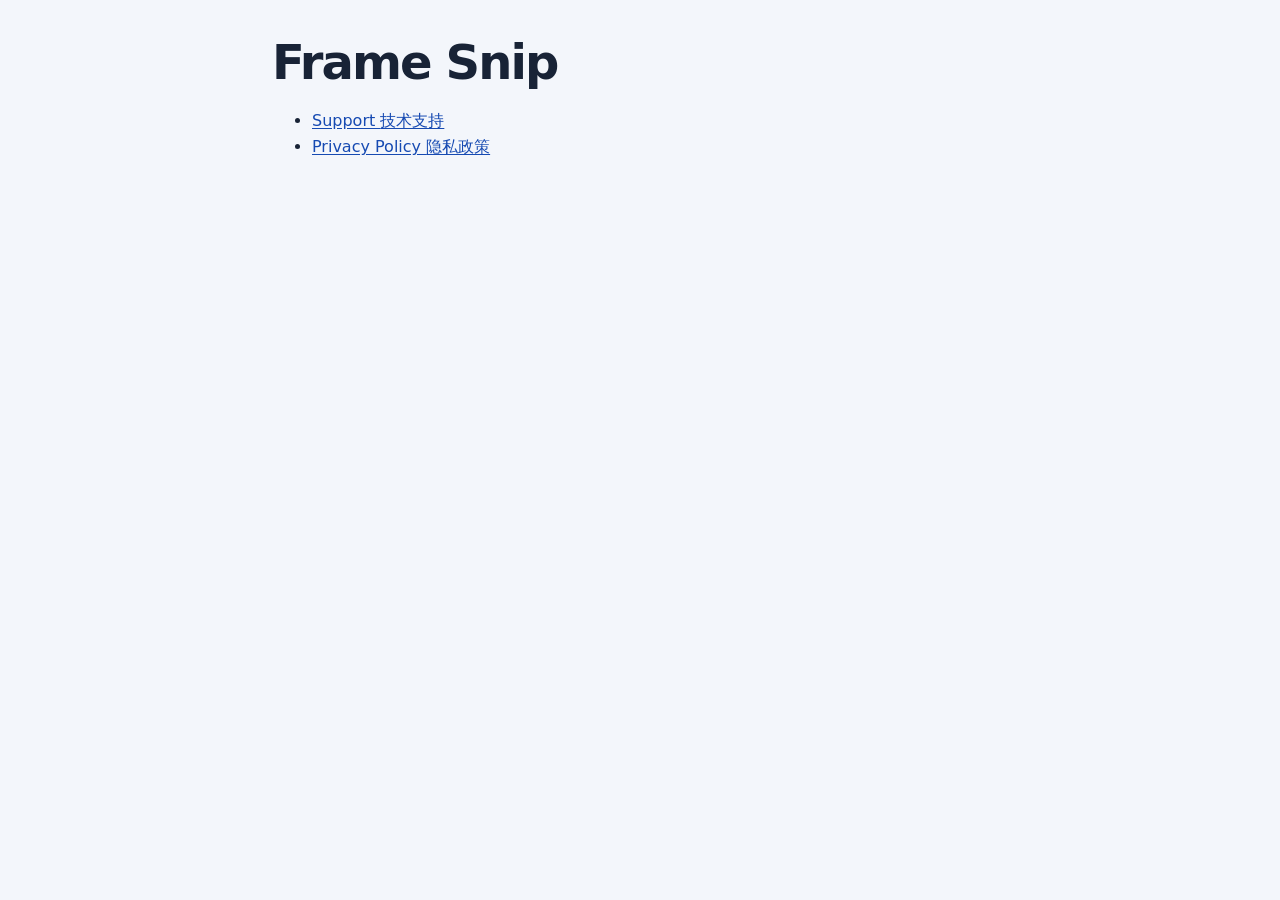
<file: index.html>
<!doctype html>
<html lang="en">
<head>
    <meta charset="utf-8">
    <meta name="viewport" content="width=device-width, initial-scale=1">
    <title>Frame Snip</title>
    <link rel="stylesheet" href="site.css">
</head>
<body>
<main>
    <h1>Frame Snip</h1>
    <ul>
        <li><a href="support.html">Support <span lang="zh-Hans">技术支持</span></a></li>
        <li><a href="privacy.html">Privacy Policy <span lang="zh-Hans">隐私政策</span></a></li>
    </ul>
</main>
</body>
</html>
</file>
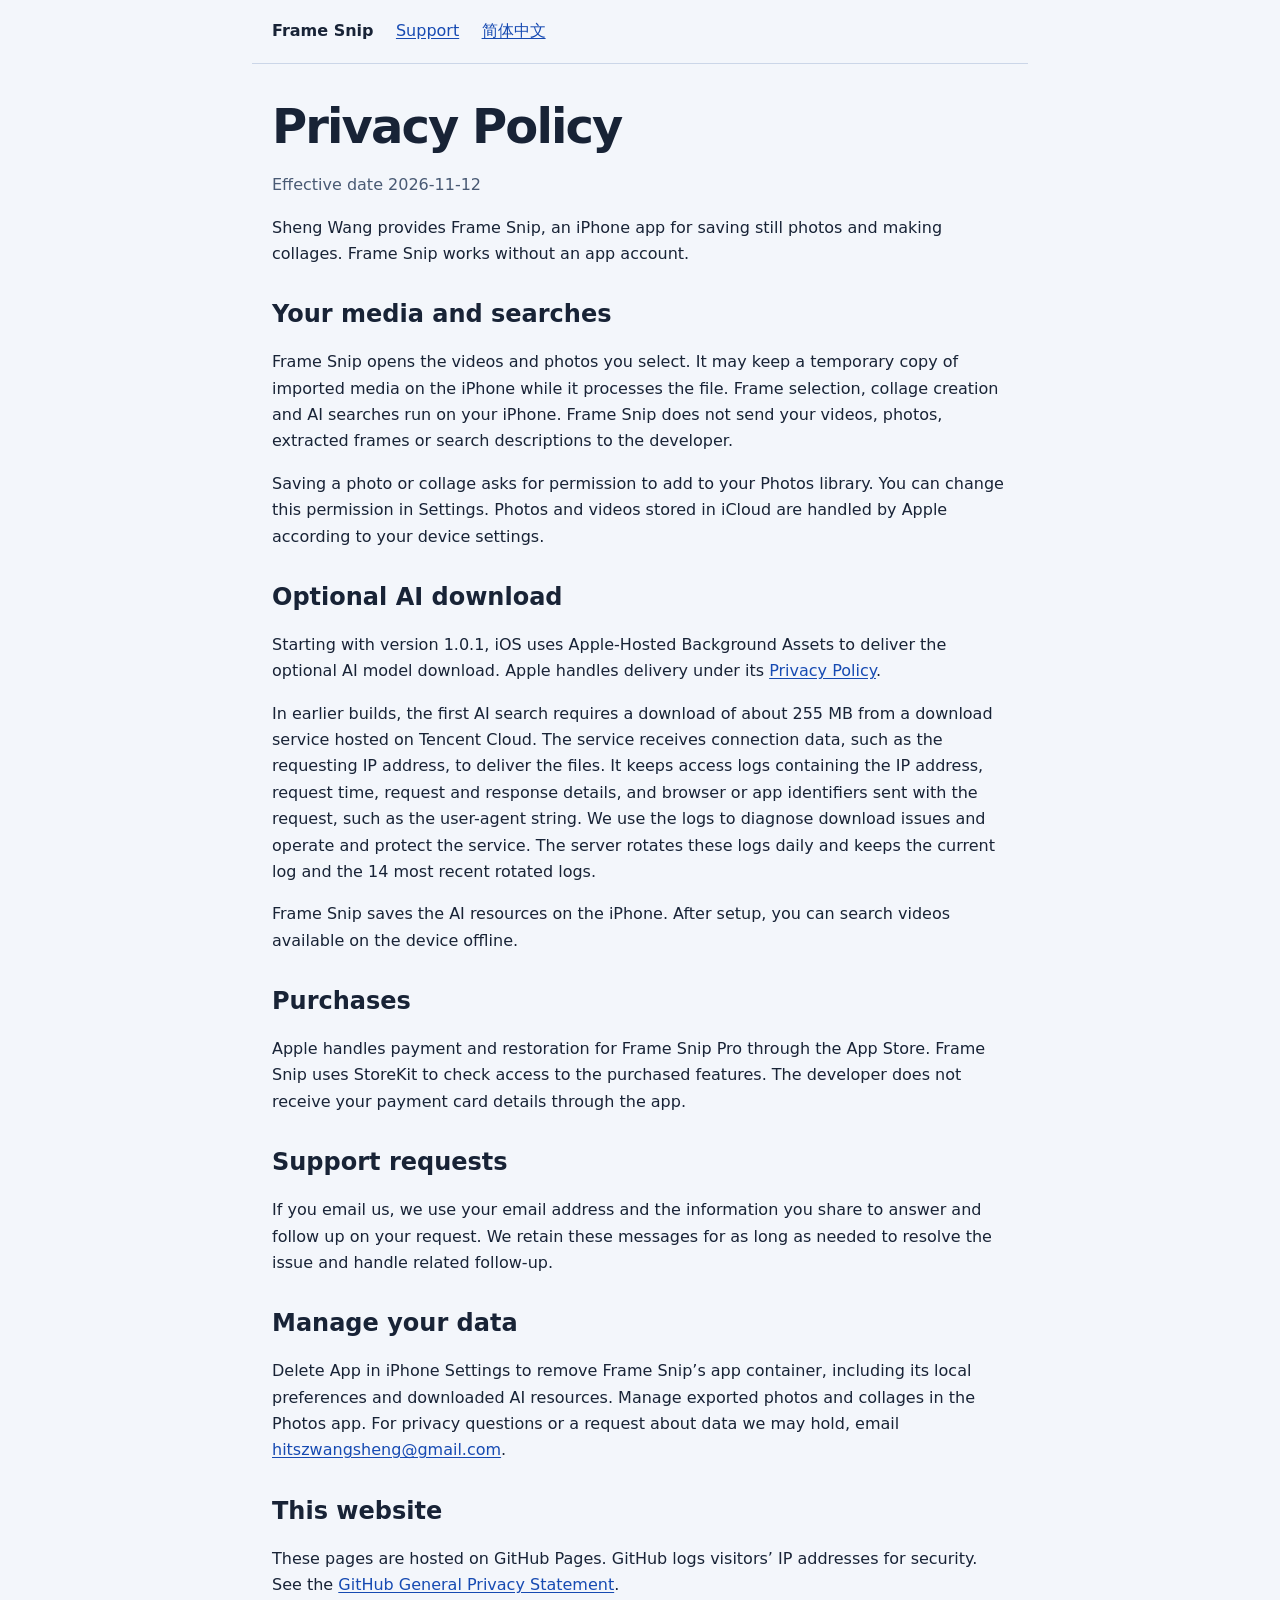
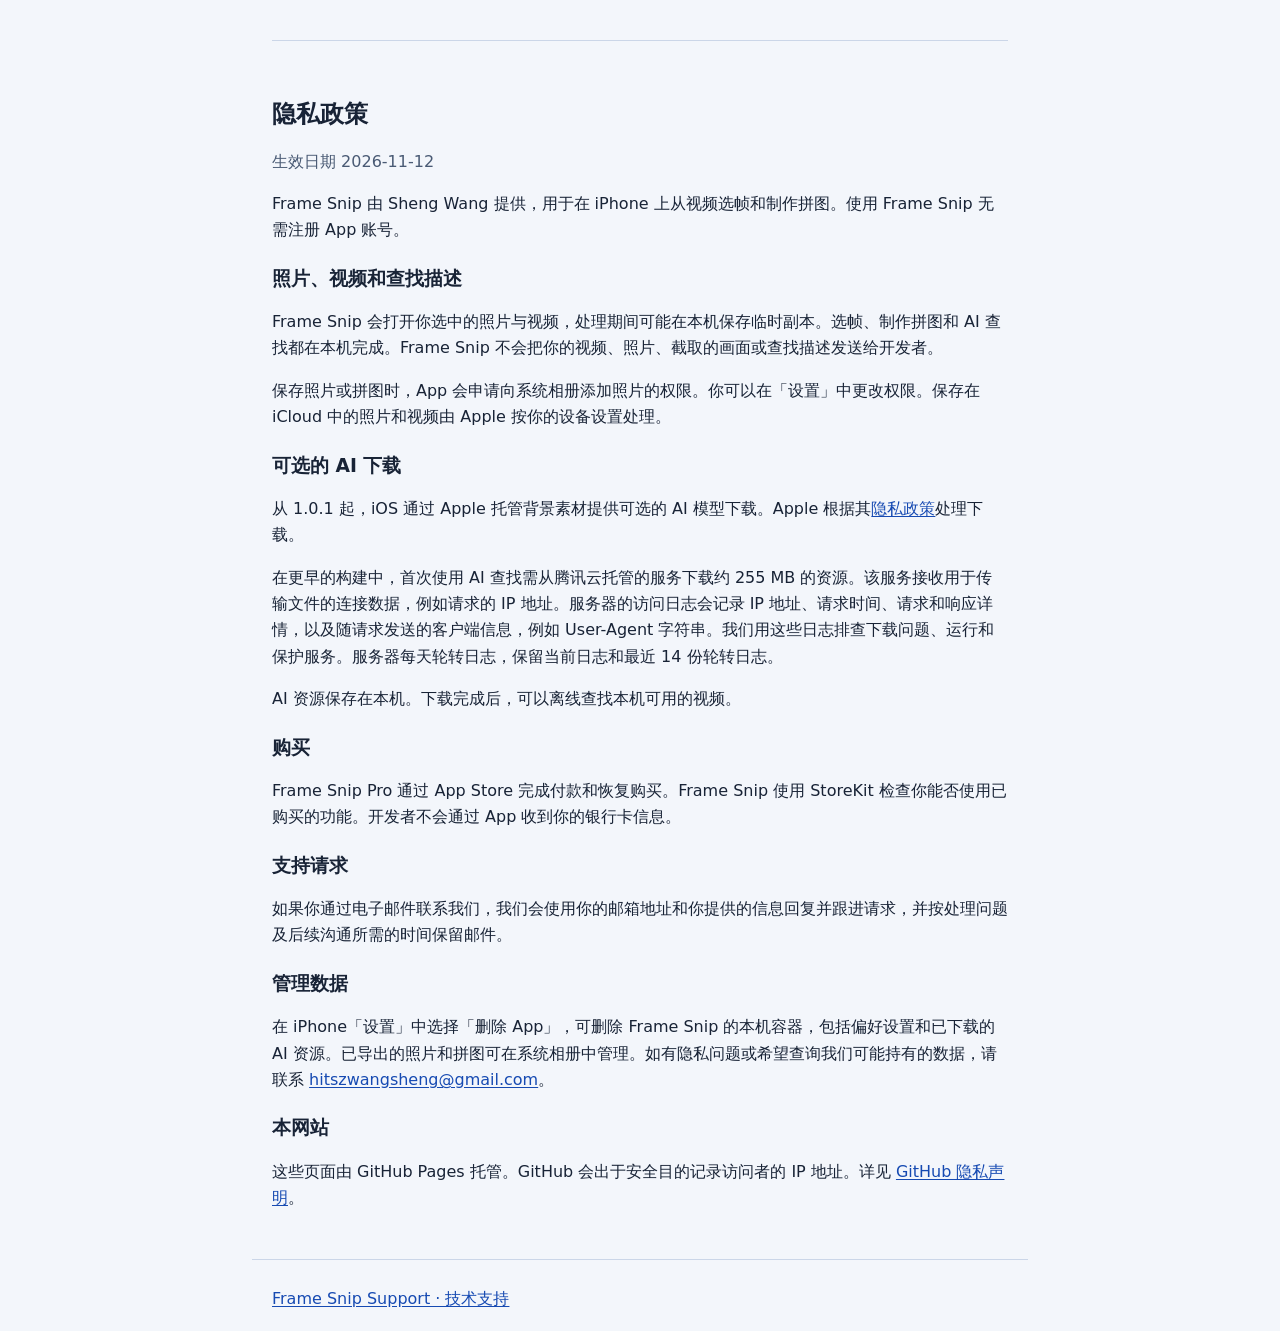
<file: privacy.html>
<!doctype html>
<html lang="en">
<head>
    <meta charset="utf-8">
    <meta name="viewport" content="width=device-width, initial-scale=1">
    <title>Privacy Policy · Frame Snip</title>
    <link rel="stylesheet" href="site.css">
</head>
<body>
<header>
    <strong>Frame Snip</strong>
    <a href="support.html">Support</a>
    <a href="#zh-Hans" lang="zh-Hans">简体中文</a>
</header>
<main>
    <article aria-labelledby="privacy-en">
        <h1 id="privacy-en">Privacy Policy</h1>
        <p class="meta">Effective date <time>2026-11-12</time></p>
        <p>Sheng Wang provides Frame Snip, an iPhone app for saving still photos and making collages. Frame Snip works without an app account.</p>

        <h2>Your media and searches</h2>
        <p>Frame Snip opens the videos and photos you select. It may keep a temporary copy of imported media on the iPhone while it processes the file. Frame selection, collage creation and AI searches run on your iPhone. Frame Snip does not send your videos, photos, extracted frames or search descriptions to the developer.</p>
        <p>Saving a photo or collage asks for permission to add to your Photos library. You can change this permission in Settings. Photos and videos stored in iCloud are handled by Apple according to your device settings.</p>

        <h2>Optional AI download</h2>
        <p>Starting with version 1.0.1, iOS uses Apple-Hosted Background Assets to deliver the optional AI model download. Apple handles delivery under its <a href="https://www.apple.com/legal/privacy/">Privacy Policy</a>.</p>
        <p>In earlier builds, the first AI search requires a download of about 255 MB from a download service hosted on Tencent Cloud. The service receives connection data, such as the requesting IP address, to deliver the files. It keeps access logs containing the IP address, request time, request and response details, and browser or app identifiers sent with the request, such as the user-agent string. We use the logs to diagnose download issues and operate and protect the service. The server rotates these logs daily and keeps the current log and the 14 most recent rotated logs.</p>
        <p>Frame Snip saves the AI resources on the iPhone. After setup, you can search videos available on the device offline.</p>

        <h2>Purchases</h2>
        <p>Apple handles payment and restoration for Frame Snip Pro through the App Store. Frame Snip uses StoreKit to check access to the purchased features. The developer does not receive your payment card details through the app.</p>

        <h2>Support requests</h2>
        <p>If you email us, we use your email address and the information you share to answer and follow up on your request. We retain these messages for as long as needed to resolve the issue and handle related follow-up.</p>

        <h2>Manage your data</h2>
        <p>Delete App in iPhone Settings to remove Frame Snip’s app container, including its local preferences and downloaded AI resources. Manage exported photos and collages in the Photos app. For privacy questions or a request about data we may hold, email <a href="mailto:hitszwangsheng@gmail.com">hitszwangsheng@gmail.com</a>.</p>
        <h2>This website</h2>
        <p>These pages are hosted on GitHub Pages. GitHub logs visitors’ IP addresses for security. See the <a href="https://docs.github.com/en/site-policy/privacy-policies/github-general-privacy-statement">GitHub General Privacy Statement</a>.</p>
    </article>

    <article id="zh-Hans" class="translation" lang="zh-Hans" aria-labelledby="privacy-zh">
        <h2 id="privacy-zh">隐私政策</h2>
        <p class="meta">生效日期 <time>2026-11-12</time></p>
        <p>Frame Snip 由 Sheng Wang 提供，用于在 iPhone 上从视频选帧和制作拼图。使用 Frame Snip 无需注册 App 账号。</p>

        <h3>照片、视频和查找描述</h3>
        <p>Frame Snip 会打开你选中的照片与视频，处理期间可能在本机保存临时副本。选帧、制作拼图和 AI 查找都在本机完成。Frame Snip 不会把你的视频、照片、截取的画面或查找描述发送给开发者。</p>
        <p>保存照片或拼图时，App 会申请向系统相册添加照片的权限。你可以在「设置」中更改权限。保存在 iCloud 中的照片和视频由 Apple 按你的设备设置处理。</p>

        <h3>可选的 AI 下载</h3>
        <p>从 1.0.1 起，iOS 通过 Apple 托管背景素材提供可选的 AI 模型下载。Apple 根据其<a href="https://www.apple.com.cn/legal/privacy/">隐私政策</a>处理下载。</p>
        <p>在更早的构建中，首次使用 AI 查找需从腾讯云托管的服务下载约 255 MB 的资源。该服务接收用于传输文件的连接数据，例如请求的 IP 地址。服务器的访问日志会记录 IP 地址、请求时间、请求和响应详情，以及随请求发送的客户端信息，例如 User-Agent 字符串。我们用这些日志排查下载问题、运行和保护服务。服务器每天轮转日志，保留当前日志和最近 14 份轮转日志。</p>
        <p>AI 资源保存在本机。下载完成后，可以离线查找本机可用的视频。</p>

        <h3>购买</h3>
        <p>Frame Snip Pro 通过 App Store 完成付款和恢复购买。Frame Snip 使用 StoreKit 检查你能否使用已购买的功能。开发者不会通过 App 收到你的银行卡信息。</p>

        <h3>支持请求</h3>
        <p>如果你通过电子邮件联系我们，我们会使用你的邮箱地址和你提供的信息回复并跟进请求，并按处理问题及后续沟通所需的时间保留邮件。</p>

        <h3>管理数据</h3>
        <p>在 iPhone「设置」中选择「删除 App」，可删除 Frame Snip 的本机容器，包括偏好设置和已下载的 AI 资源。已导出的照片和拼图可在系统相册中管理。如有隐私问题或希望查询我们可能持有的数据，请联系 <a href="mailto:hitszwangsheng@gmail.com">hitszwangsheng@gmail.com</a>。</p>
        <h3>本网站</h3>
        <p>这些页面由 GitHub Pages 托管。GitHub 会出于安全目的记录访问者的 IP 地址。详见 <a href="https://docs.github.com/en/site-policy/privacy-policies/github-general-privacy-statement">GitHub 隐私声明</a>。</p>
    </article>
</main>
<footer>
    <a href="support.html">Frame Snip Support · 技术支持</a>
</footer>
</body>
</html>
</file>
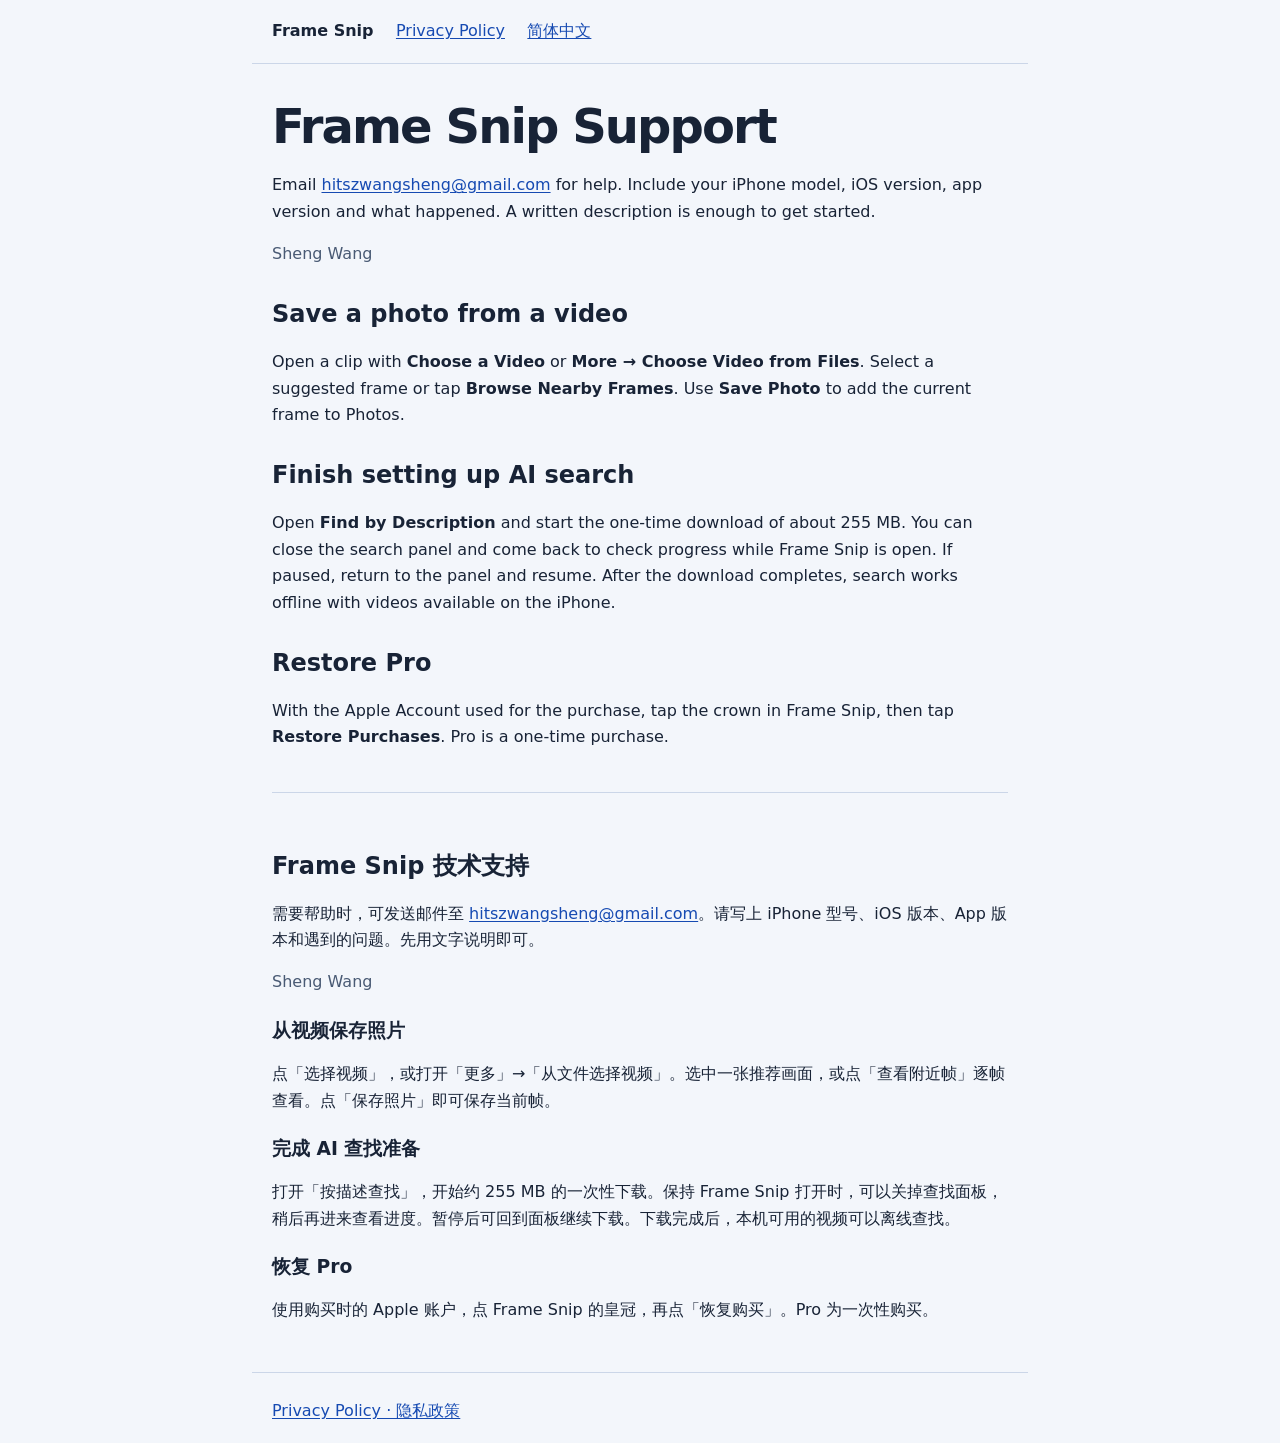
<file: support.html>
<!doctype html>
<html lang="en">
<head>
    <meta charset="utf-8">
    <meta name="viewport" content="width=device-width, initial-scale=1">
    <title>Support · Frame Snip</title>
    <link rel="stylesheet" href="site.css">
</head>
<body>
<header>
    <strong>Frame Snip</strong>
    <a href="privacy.html">Privacy Policy</a>
    <a href="#zh-Hans" lang="zh-Hans">简体中文</a>
</header>
<main>
    <article aria-labelledby="support-en">
        <h1 id="support-en">Frame Snip Support</h1>
        <p>Email <a href="mailto:hitszwangsheng@gmail.com">hitszwangsheng@gmail.com</a> for help. Include your iPhone model, iOS version, app version and what happened. A written description is enough to get started.</p>
        <p class="meta">Sheng Wang</p>

        <h2>Save a photo from a video</h2>
        <p>Open a clip with <strong>Choose a Video</strong> or <strong>More → Choose Video from Files</strong>. Select a suggested frame or tap <strong>Browse Nearby Frames</strong>. Use <strong>Save Photo</strong> to add the current frame to Photos.</p>

        <h2>Finish setting up AI search</h2>
        <p>Open <strong>Find by Description</strong> and start the one-time download of about 255 MB. You can close the search panel and come back to check progress while Frame Snip is open. If paused, return to the panel and resume. After the download completes, search works offline with videos available on the iPhone.</p>

        <h2>Restore Pro</h2>
        <p>With the Apple Account used for the purchase, tap the crown in Frame Snip, then tap <strong>Restore Purchases</strong>. Pro is a one-time purchase.</p>
    </article>

    <article id="zh-Hans" class="translation" lang="zh-Hans" aria-labelledby="support-zh">
        <h2 id="support-zh">Frame Snip 技术支持</h2>
        <p>需要帮助时，可发送邮件至 <a href="mailto:hitszwangsheng@gmail.com">hitszwangsheng@gmail.com</a>。请写上 iPhone 型号、iOS 版本、App 版本和遇到的问题。先用文字说明即可。</p>
        <p class="meta">Sheng Wang</p>

        <h3>从视频保存照片</h3>
        <p>点「选择视频」，或打开「更多」→「从文件选择视频」。选中一张推荐画面，或点「查看附近帧」逐帧查看。点「保存照片」即可保存当前帧。</p>

        <h3>完成 AI 查找准备</h3>
        <p>打开「按描述查找」，开始约 255 MB 的一次性下载。保持 Frame Snip 打开时，可以关掉查找面板，稍后再进来查看进度。暂停后可回到面板继续下载。下载完成后，本机可用的视频可以离线查找。</p>

        <h3>恢复 Pro</h3>
        <p>使用购买时的 Apple 账户，点 Frame Snip 的皇冠，再点「恢复购买」。Pro 为一次性购买。</p>
    </article>
</main>
<footer>
    <a href="privacy.html">Privacy Policy · 隐私政策</a>
</footer>
</body>
</html>
</file>
<file: site.css>
:root {
    color-scheme: light dark;
    --page: #f3f6fb;
    --text: #182336;
    --muted: #495a74;
    --link: #164ab2;
    --line: #cbd6e8;
    font-family: system-ui, -apple-system, BlinkMacSystemFont, "Segoe UI", sans-serif;
    line-height: 1.65;
}

@media (prefers-color-scheme: dark) {
    :root {
        --page: #101721;
        --text: #eef3fc;
        --muted: #b5c5dd;
        --link: #9ec3ff;
        --line: #35455d;
    }
}

body {
    margin: 0;
    background: var(--page);
    color: var(--text);
}

header, main, footer {
    max-width: 46rem;
    padding-inline: 1.25rem;
    margin-inline: auto;
}

header, footer {
    padding-block: 1.15rem;
}

header {
    display: flex;
    align-items: center;
    flex-wrap: wrap;
    column-gap: 1.4rem;
    row-gap: 0.4rem;
    border-bottom: 1px solid var(--line);
}

main {
    padding-block: 2rem;
}

h1, h2, h3 {
    line-height: 1.25;
}

h1 {
    font-size: clamp(2rem, 5vw, 3rem);
    letter-spacing: -0.04em;
    margin: 0 0 0.65rem;
}

h2 {
    margin-top: 2rem;
}

h3 {
    margin-top: 1.45rem;
}

a {
    color: var(--link);
    text-underline-offset: 0.15em;
    overflow-wrap: anywhere;
}

a:focus-visible {
    outline: 2px solid var(--link);
    outline-offset: 0.22rem;
}

.meta, footer {
    color: var(--muted);
}

.translation, footer {
    border-top: 1px solid var(--line);
    padding-top: 1.6rem;
}

.translation {
    margin-top: 2.6rem;
}
</file>
